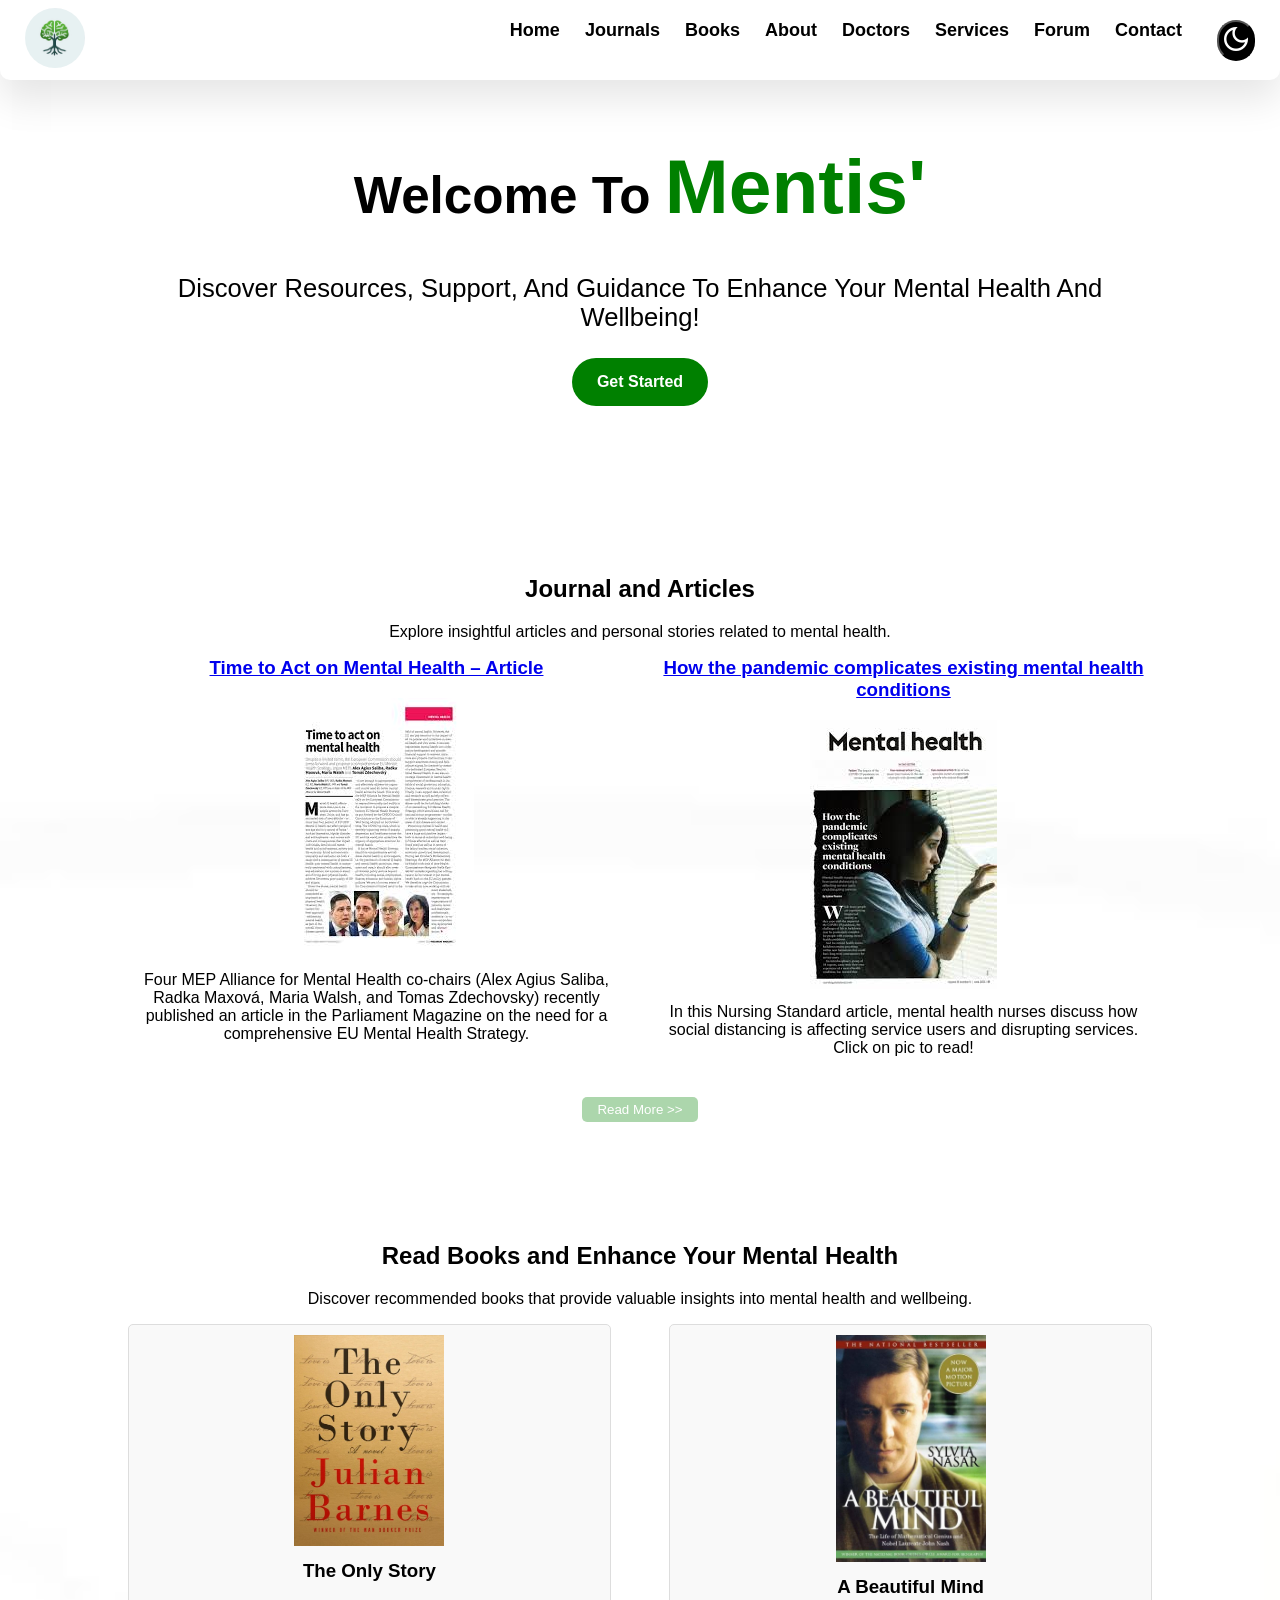
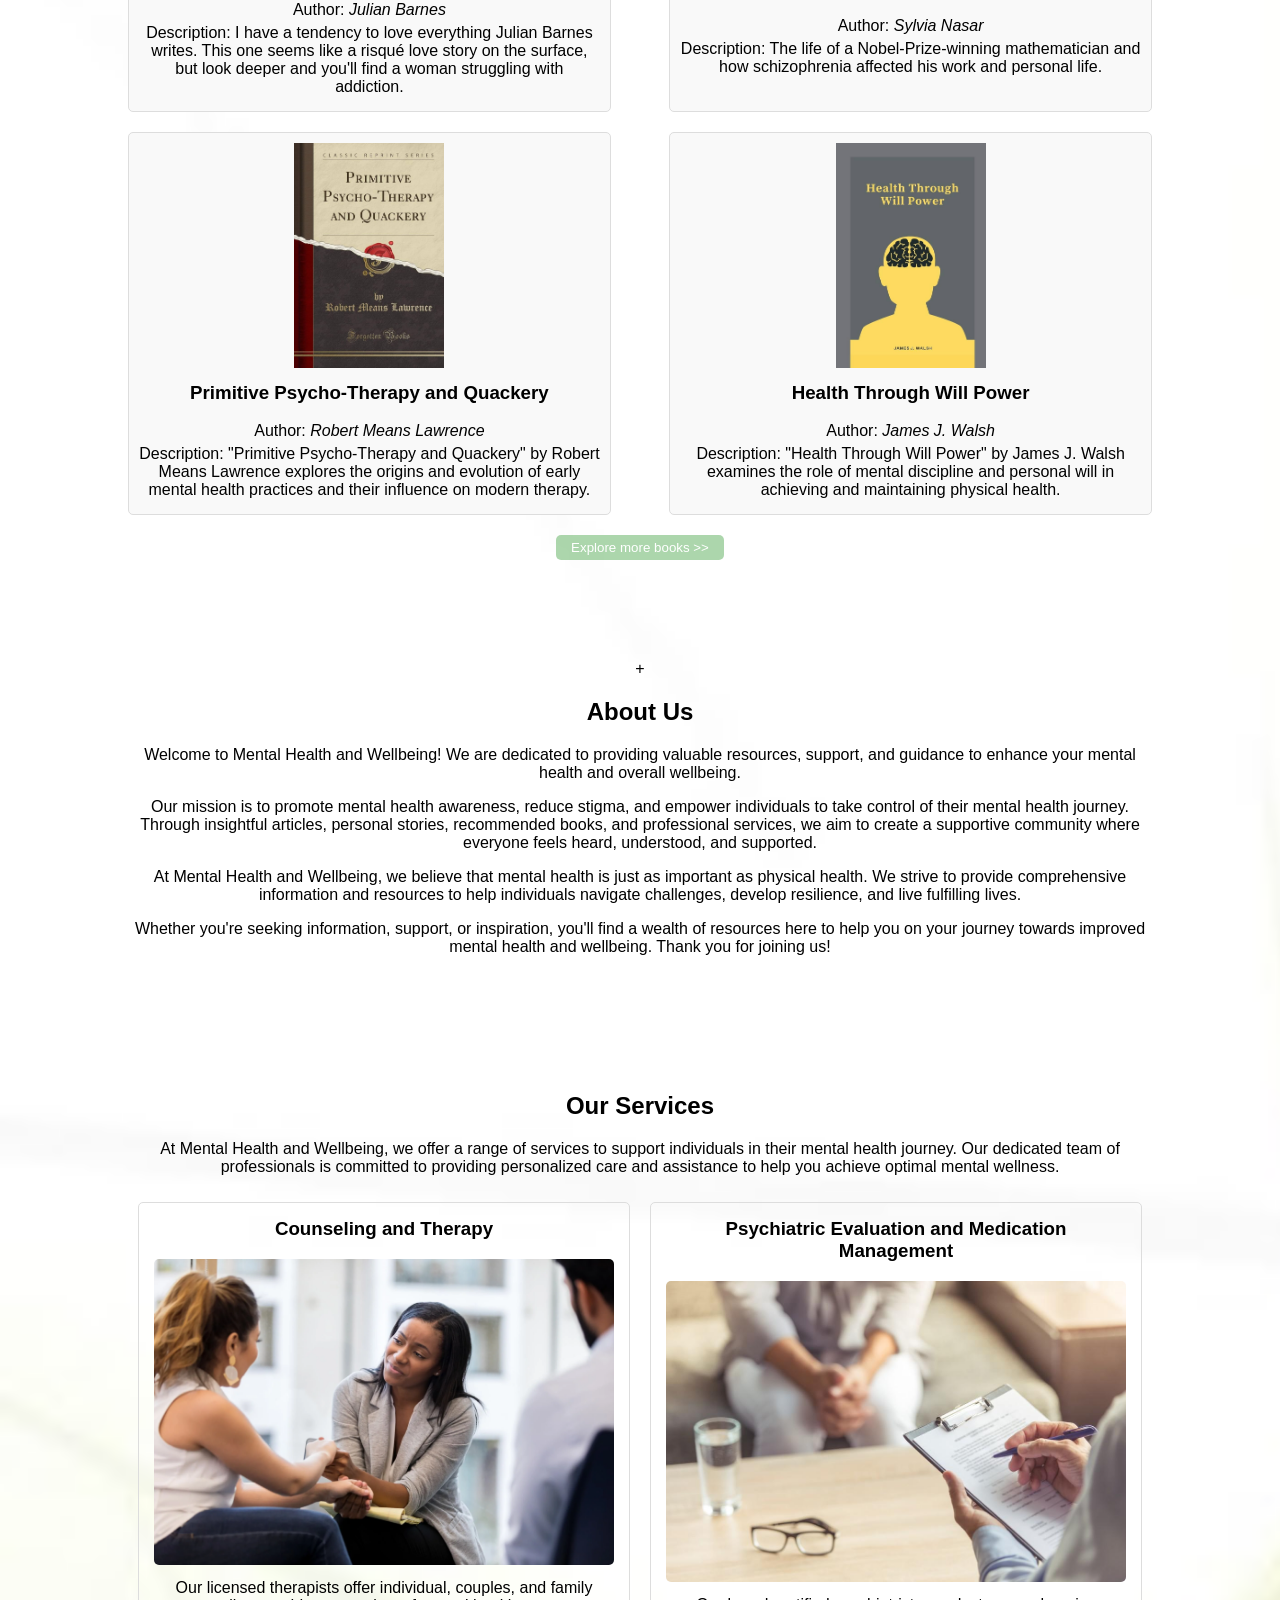
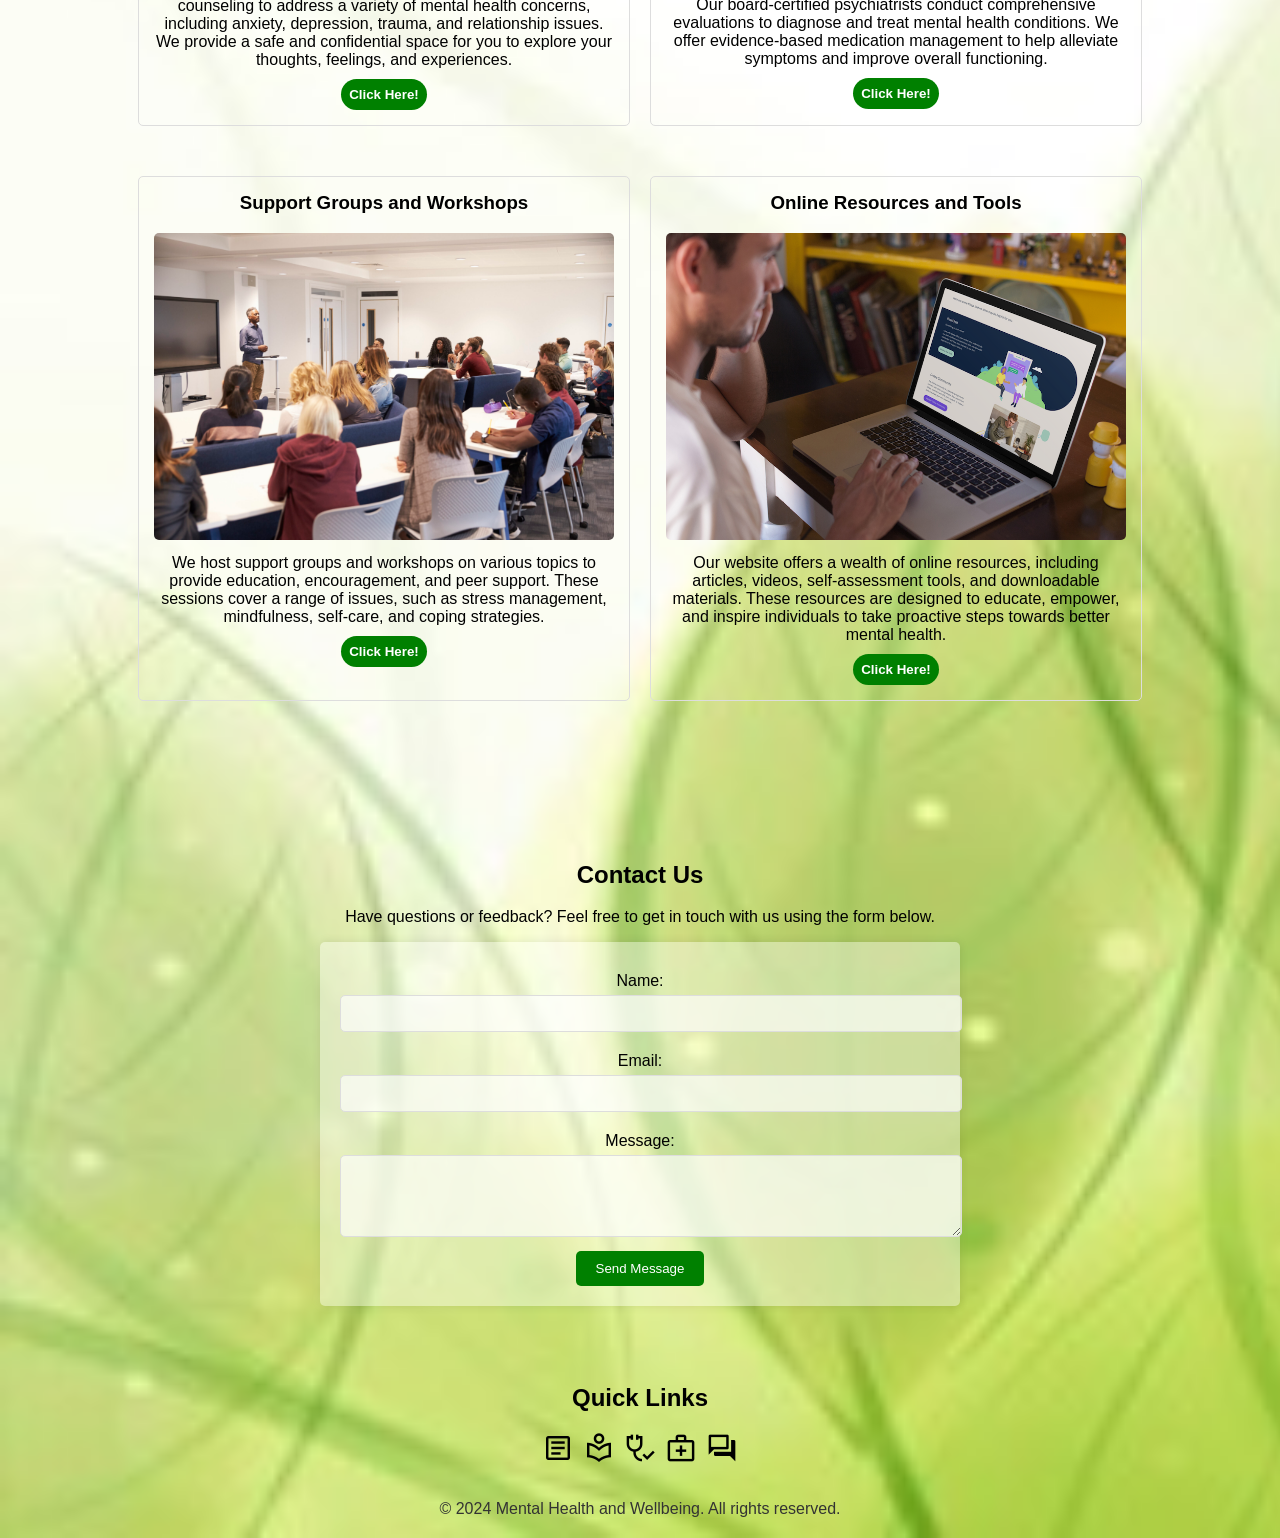
<file: index.html>
<!DOCTYPE html>
<html lang="en">
  <head>
    <meta charset="UTF-8" />
    <meta name="viewport" content="width=device-width, initial-scale=1.0" />
    <!-- CSS linking for google font icon (dark mode icon) -->
    <link
      rel="stylesheet"
      href="https://fonts.googleapis.com/css2?family=Material+Symbols+Outlined:opsz,wght,FILL,GRAD@24,400,0,0"
    />

    <title>Mental Health and Wellbeing</title>
    <link rel="stylesheet" href="css/styles.css" />
    <!-- <link rel="stylesheet" href="css/styles2.css" /> -->
  </head>

  <body>
    <!-- navbar section -->

    <div class="wrapper">
      <div class="nav">
        <div class="logo">
          <img
            style="width: 60px; height: 60px; border-radius: 50%"
            src="/img/MHW logo.jpeg"
            alt="MHW logo"
          />
        </div>

        <div class="menu-icon" onclick="toggleMenu()">
          <span class="material-symbols-outlined">menu</span>
        </div>

        <div class="links" id="menuList">
          <a href="index.html">Home</a>
          <a href="#journals">Journals</a>
          <a href="#books">Books</a>
          <a href="#about">About</a>
          <a href="doctor.html">Doctors</a>
          <a href="#services">Services</a>
          <a href="/Forum/forum.html">Forum</a>
          <a href="#contact">Contact</a>

          <!-- Dark mode button -->
          <button id="dark-mode-btn" onclick="darkMoodOn()">
            <span class="material-symbols-outlined">dark_mode</span>
          </button>

          <!-- <span
            class="material-symbols-outlined"
            id="dark-mode-btn"
            onclick="darkMoodOn()"
            >dark_mode</span
          > -->
        </div>
      </div>
    </div>

    <!-- intro section -->

    <section id="intro">
      <div class="container">
        <h1 style="font-size: 4vw">
          Welcome To <span style="font-size: 6vw; color: green">Mentis'</span>
        </h1>
        <p style="font-size: 2vw; text-transform: capitalize">
          Discover resources, support, and guidance to enhance your mental
          health and wellbeing!
        </p>
        <a href="login.html" class="btn">Get Started</a>
      </div>
    </section>

    <!-- journal section -->
    <section id="journals">
      <div class="container">
        <h2>Journal and Articles</h2>
        <p>
          Explore insightful articles and personal stories related to mental
          health.
        </p>
        <div class="journal-content">
          <div class="journal-article">
            <h3>
              <a href="https://www.gamian.eu/time-to-act-on-mental-health/"
                >Time to Act on Mental Health – Article</a
              >
            </h3>
            <a href="http://www.gamian.eu/time-to-act-on-mental-health/"
              ><img src="/img/Article1.jpeg" alt="Article Image 1"
            /></a>
            <p>
              Four MEP Alliance for Mental Health co-chairs (Alex Agius Saliba,
              Radka Maxová, Maria Walsh, and Tomas Zdechovsky) recently
              published an article in the Parliament Magazine on the need for a
              comprehensive EU Mental Health Strategy.
            </p>
          </div>
          <div class="journal-article">
            <h3>
              <a
                href="https://www.cause.org.uk/news/how-the-pandemic-complicates-existing-mental-health-conditions"
                >How the pandemic complicates existing mental health
                conditions</a
              >
            </h3>
            <a
              href="http://www.cause.org.uk/news/how-the-pandemic-complicates-existing-mental-health-conditions"
              ><img src="/img/Article2.jpeg" alt="Article Image 2"
            /></a>
            <p>
              In this Nursing Standard article, mental health nurses discuss how
              social distancing is affecting service users and disrupting
              services. Click on pic to read!
            </p>
          </div>
          <!-- <div class="journal-article">
            <h3>
              <a
                href="https://www.cause.org.uk/news/how-the-pandemic-complicates-existing-mental-health-conditions"
                >Starting hormone therapy in perimenopause may help slow down
                aging</a
              >
            </h3>
            <a
              href="https://www.medicalnewstoday.com/articles/starting-hormone-therapy-perimenopause-may-slow-down-biological-aging"
              ><img src="/img/Article3.png" alt="Article Image 3"
            /></a>
            <p>
              According to the study, the positive effects of hormone therapy
              largely erase the negative impact on aging of low socioeconomic
              status for postmenopausal women.
            </p>
          </div> -->
          <!-- Add more journal articles as needed -->
        </div>
        <a href="journals.html"><button>Read More >></button></a>
      </div>
    </section>

    <!-- books section -->
    <section id="books">
      <div class="container">
        <h2>Read Books and Enhance Your Mental Health</h2>
        <p>
          Discover recommended books that provide valuable insights into mental
          health and wellbeing.
        </p>
        <div class="books-list">
          <div class="book">
            <img src="img/book1.jpeg" alt="Book 1" />
            <h3>The Only Story</h3>
            <p>Author: <i>Julian Barnes</i></p>
            <p>
              Description: I have a tendency to love everything Julian Barnes
              writes. This one seems like a risqué love story on the surface,
              but look deeper and you'll find a woman struggling with addiction.
            </p>
          </div>
          <div class="book">
            <img src="img/book2.jpeg" alt="Book 2" />
            <h3>A Beautiful Mind</h3>
            <p>Author: <i>Sylvia Nasar</i></p>
            <p>
              Description: The life of a Nobel-Prize-winning mathematician and
              how schizophrenia affected his work and personal life.
            </p>
          </div>
          <div class="book">
            <img src="img/book3.jpg" alt="Book 3" />
            <h3>Primitive Psycho-Therapy and Quackery</h3>
            <p>Author: <i>Robert Means Lawrence</i></p>
            <p>
              Description: "Primitive Psycho-Therapy and Quackery" by Robert
              Means Lawrence explores the origins and evolution of early mental
              health practices and their influence on modern therapy.
            </p>
          </div>
          <div class="book">
            <img src="img/book4.jpg" alt="Book 4" />
            <h3>Health Through Will Power</h3>
            <p>Author: <i>James J. Walsh</i></p>
            <p>
              Description: "Health Through Will Power" by James J. Walsh
              examines the role of mental discipline and personal will in
              achieving and maintaining physical health.
            </p>
          </div>
          <!-- Add more books as needed -->
        </div>
        <a href="books.html"><button>Explore more books >></button></a>
      </div>
    </section>

    <!-- about section -->

    <section id="about">
      +
      <div class="container">
        <h2>About Us</h2>
        <p>
          Welcome to Mental Health and Wellbeing! We are dedicated to providing
          valuable resources, support, and guidance to enhance your mental
          health and overall wellbeing.
        </p>
        <p>
          Our mission is to promote mental health awareness, reduce stigma, and
          empower individuals to take control of their mental health journey.
          Through insightful articles, personal stories, recommended books, and
          professional services, we aim to create a supportive community where
          everyone feels heard, understood, and supported.
        </p>
        <p>
          At Mental Health and Wellbeing, we believe that mental health is just
          as important as physical health. We strive to provide comprehensive
          information and resources to help individuals navigate challenges,
          develop resilience, and live fulfilling lives.
        </p>
        <p>
          Whether you're seeking information, support, or inspiration, you'll
          find a wealth of resources here to help you on your journey towards
          improved mental health and wellbeing. Thank you for joining us!
        </p>
      </div>
    </section>

    <!-- services section -->

    <section id="services">
      <div class="container">
        <h2>Our Services</h2>
        <p>
          At Mental Health and Wellbeing, we offer a range of services to
          support individuals in their mental health journey. Our dedicated team
          of professionals is committed to providing personalized care and
          assistance to help you achieve optimal mental wellness.
        </p>
        <div class="services-container">
          <div class="service">
            <h3>Counseling and Therapy</h3>
            <img src="/img/service1.jpeg" alt="service image" />
            <p>
              Our licensed therapists offer individual, couples, and family
              counseling to address a variety of mental health concerns,
              including anxiety, depression, trauma, and relationship issues. We
              provide a safe and confidential space for you to explore your
              thoughts, feelings, and experiences.
            </p>
            <a href="services.html"><button>Click Here!</button></a>
          </div>
          <div class="service">
            <h3>Psychiatric Evaluation and Medication Management</h3>
            <img src="/img/service2.jpeg" alt="service image" />
            <p>
              Our board-certified psychiatrists conduct comprehensive
              evaluations to diagnose and treat mental health conditions. We
              offer evidence-based medication management to help alleviate
              symptoms and improve overall functioning.
            </p>
            <a href="services.html"><button>Click Here!</button></a>
          </div>
        </div>
        <div class="services-container">
          <div class="service">
            <h3>Support Groups and Workshops</h3>
            <img src="/img/service3.jpg" alt="service image" />
            <p>
              We host support groups and workshops on various topics to provide
              education, encouragement, and peer support. These sessions cover a
              range of issues, such as stress management, mindfulness,
              self-care, and coping strategies.
            </p>
            <a href="services.html"><button>Click Here!</button></a>
          </div>
          <div class="service">
            <h3>Online Resources and Tools</h3>
            <img src="/img/service4.jpeg" alt="service image" />
            <p>
              Our website offers a wealth of online resources, including
              articles, videos, self-assessment tools, and downloadable
              materials. These resources are designed to educate, empower, and
              inspire individuals to take proactive steps towards better mental
              health.
            </p>
            <a href="services.htmservices.html"><button>Click Here!</button></a>
          </div>
        </div>
      </div>
    </section>

    <!-- contact section  -->

    <section id="contact">
      <div class="container">
        <h2>Contact Us</h2>
        <p>
          Have questions or feedback? Feel free to get in touch with us using
          the form below.
        </p>

        <form action="#" method="post">
          <label for="name">Name:</label>
          <input type="text" id="name" name="name" required />

          <label for="email">Email:</label>
          <input type="email" id="email" name="email" required />

          <label for="message">Message:</label>
          <textarea id="message" name="message" rows="4" required></textarea>

          <button type="submit">Send Message</button>
        </form>
      </div>
    </section>

    <!-- shortcut section -->
    <section id="shortcut">
      <div class="container">
        <h2>Quick Links</h2>
        <a
          href="journals.html"
          title="journals and articles"
          aria-label="Journals"
        >
          <span class="material-symbols-outlined"> article </span>
        </a>
        <a href="books.html" title="Books" aria-label="Books">
          <span class="material-symbols-outlined"> local_library </span>
        </a>
        <a href="doctor.html" title="Doctors" aria-label="Doctor">
          <span class="material-symbols-outlined"> stethoscope_check </span>
        </a>
        <a href="services.html" title="Services" aria-label="Services">
          <span class="material-symbols-outlined"> medical_services </span>
        </a>
        <a href="forum/index.html" title="Forum" aria-label="Forum">
          <span class="material-symbols-outlined"> forum </span>
        </a>
      </div>
    </section>

    <!-- footer section  -->

    <footer>
      <div class="container">
        <p>&copy; 2024 Mental Health and Wellbeing. All rights reserved.</p>
      </div>
    </footer>

    <!-- JS Responsive navigation bar and Dark Mode -->
    <script src="js/script.js"></script>

    <!-- Js -->
    <!-- <script src="js/script.js"></script> -->
  </body>
</html>
</file>
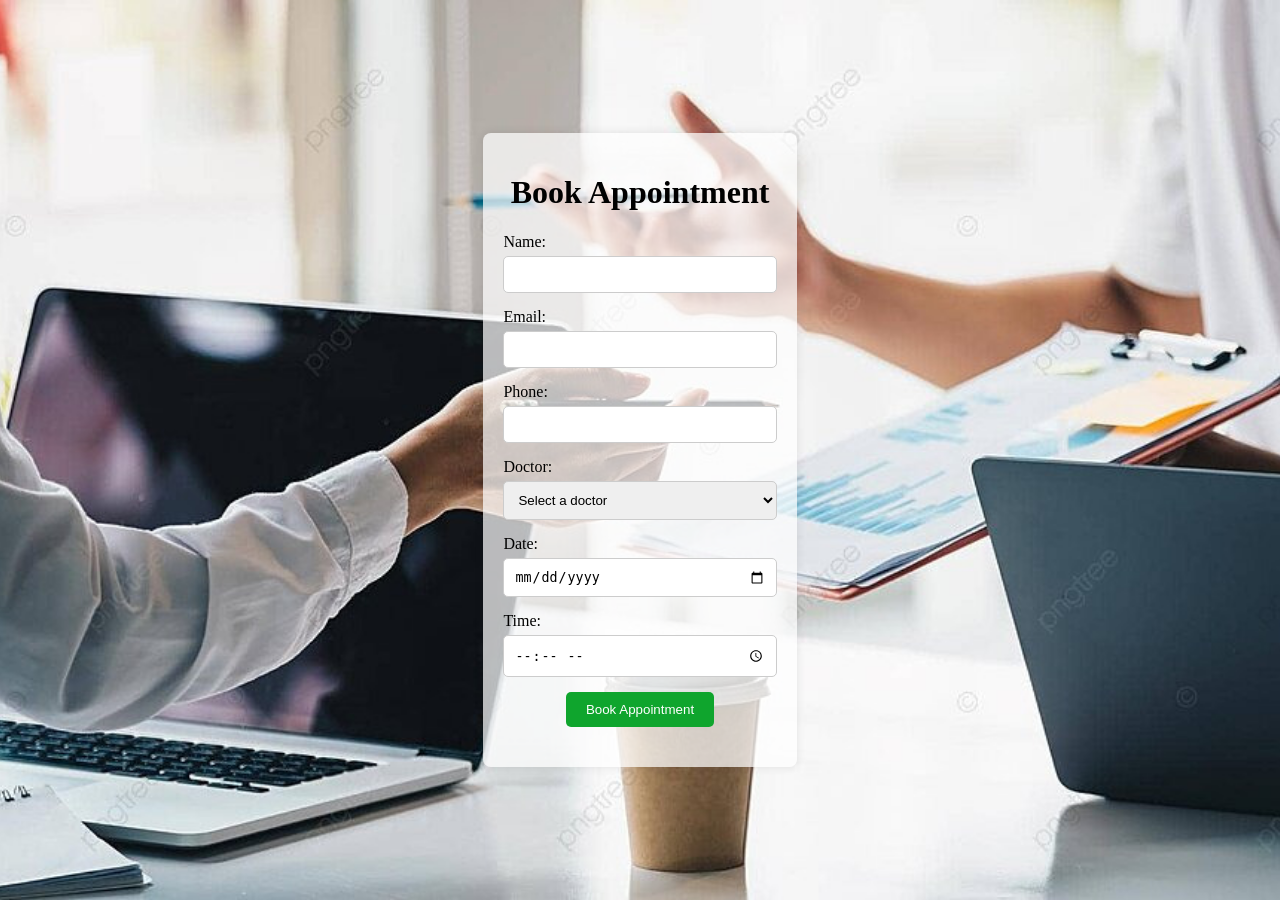
<file: book-appointment.html>
<!DOCTYPE html>
<html lang="en">
  <head>
    <meta charset="UTF-8" />
    <meta name="viewport" content="width=device-width, initial-scale=1.0" />
    <title>Book Appointment</title>
    <style>
      body {
        display: flex;
        justify-content: center;
        align-items: center;
        height: 100vh;
        margin: 0;
        background-image: url(/img/doctor_page_bg.jpg);
        background-size: cover;
        background-position: center;
        background-repeat: no-repeat;
        /* background-color: #f4f4f4; */
      }

      .container {
        background-color: #ffffffb5;
        padding: 20px;
        border-radius: 8px;
        box-shadow: 0 0 10px rgba(0, 0, 0, 0.1);
        text-align: center;
      }

      .appointment-form {
        margin-bottom: 20px;
      }

      .appointment-form label {
        display: block;
        margin-bottom: 5px;
        text-align: left;
      }

      .appointment-form input,
      .appointment-form select {
        width: 100%;
        padding: 10px;
        margin-bottom: 15px;
        border: 1px solid #ccc;
        border-radius: 5px;
        box-sizing: border-box; /* Ensure padding and border are included in width */
      }

      .appointment-form button {
        padding: 10px 20px;
        background-color: #0fa52d;
        color: #fff;
        border: none;
        border-radius: 5px;
        cursor: pointer;
        transition: background-color 0.3s;
      }

      .appointment-form button:hover {
        background-color: #0d9340;
      }
    </style>
  </head>
  <body>
    <div class="container">
      <h1>Book Appointment</h1>

      <div class="appointment-form">
        <form id="appointmentForm">
          <label for="name">Name:</label>
          <input type="text" id="name" name="name" required />

          <label for="email">Email:</label>
          <input type="email" id="email" name="email" required />

          <label for="phone">Phone:</label>
          <input type="tel" id="phone" name="phone" required />

          <label for="doctor">Doctor:</label>
          <select id="doctor" name="doctor" required>
            <option value="">Select a doctor</option>
            <option value="Dr. Smith">Dr. Smith</option>
            <option value="Dr. Johnson">Dr. Johnson</option>
            <option value="Dr. Milton">Dr. Milton</option>
            <option value="Dr. Marie Thomas">Dr. Marie Thomas</option>
            <!-- Add more doctors here -->
          </select>

          <label for="date">Date:</label>
          <input type="date" id="date" name="date" required />

          <label for="time">Time:</label>
          <input type="time" id="time" name="time" required />

          <button type="submit">Book Appointment</button>
        </form>
      </div>
    </div>

    <script>
      document
        .getElementById("appointmentForm")
        .addEventListener("submit", function (event) {
          event.preventDefault(); // Prevent the default form submission
          alert("Database not connected yet!"); // Show the alert message
        });
    </script>
  </body>
</html>
</file>
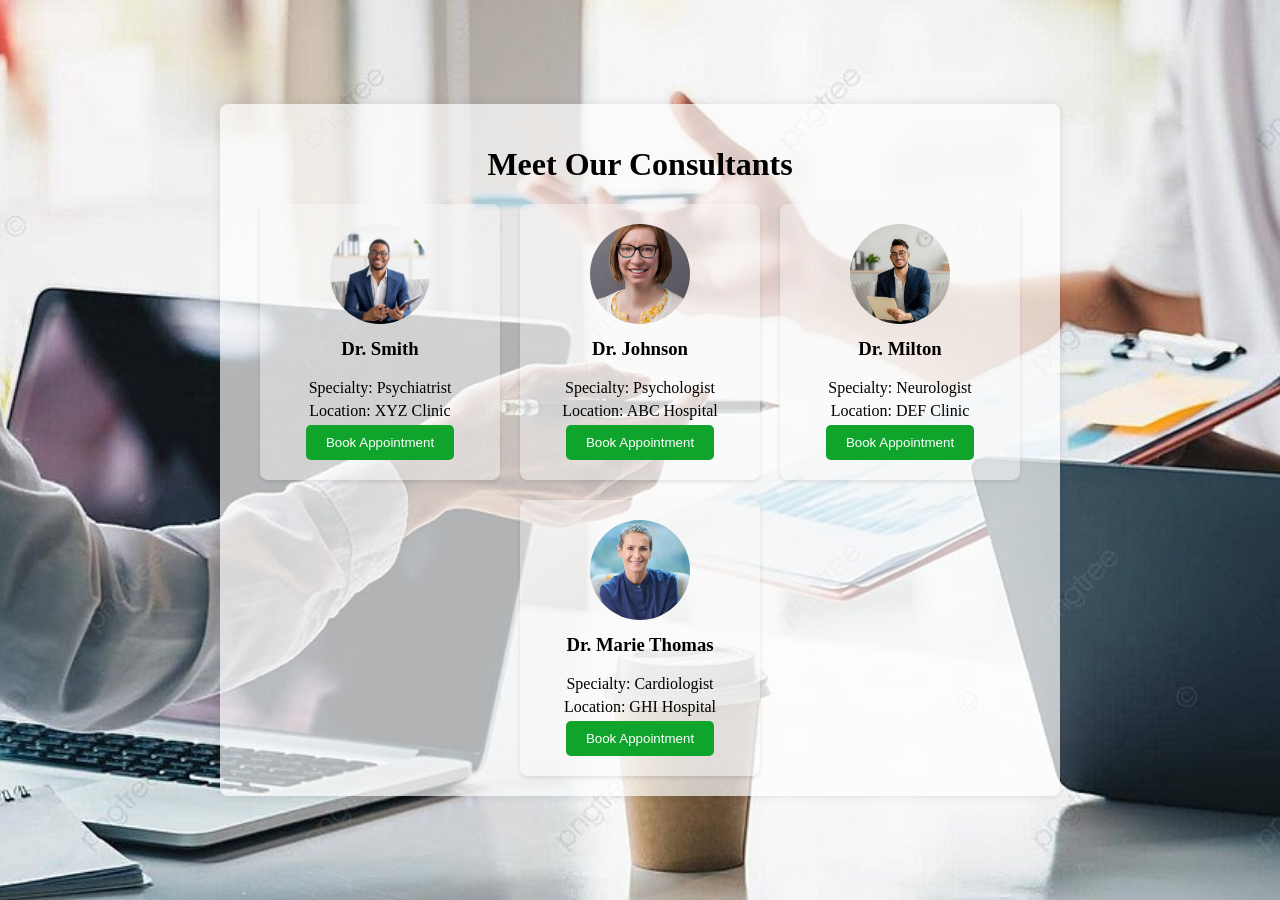
<file: doctor.html>
<!DOCTYPE html>
<html lang="en">
  <head>
    <meta charset="UTF-8" />
    <meta name="viewport" content="width=device-width, initial-scale=1.0" />
    <title>Book Appointment</title>
    <style>
      body {
        display: flex;
        justify-content: center;
        align-items: center;
        height: 100vh;
        margin: 0;
        background-image: url(/img/doctor_page_bg.jpg);
        background-size: cover;
        background-position: center;
        background-repeat: no-repeat;
        /* background-color: #f4f4f4; */
      }

      .container {
        background-color: #ffffffad;
        padding: 20px;
        border-radius: 8px;
        box-shadow: 0 0 10px rgba(0, 0, 0, 0.1);
        text-align: center;
        max-width: 800px; /* Prevent the container from becoming too wide */
        width: 100%; /* Make sure it uses the available width */
      }

      .doctor {
        display: flex;
        flex-wrap: wrap; /* Allow wrapping to the next line */
        justify-content: center; /* Center align the doctors */
        gap: 20px; /* Space between doctor info cards */
      }

      .doctor-info {
        background-color: #f9f9f96e;
        padding: 20px;
        border-radius: 8px;
        box-shadow: 0 2px 4px rgba(0, 0, 0, 0.1);
        width: 200px; /* Fixed width for consistent size */
        text-align: center;
      }

      .doctor-info h3 {
        margin-top: 0;
      }

      .doctor-info p {
        margin: 5px 0;
      }

      .doctor-info img {
        width: 100px; /* Set a fixed width */
        height: 100px; /* Set a fixed height to match the width */
        border-radius: 50%; /* Make the image a circle */
        object-fit: cover; /* Ensure the image covers the circle without distortion */
        margin-bottom: 10px; /* Space between image and text */
      }

      .doctor-info button {
        padding: 10px 20px;
        background-color: #0fa52d;
        color: #fff;
        border: none;
        border-radius: 5px;
        cursor: pointer;
        transition: background-color 0.3s;
      }

      .doctor-info button:hover {
        background-color: #0d9340;
      }
    </style>
  </head>
  <body>
    <div class="container">
      <h1>Meet Our Consultants</h1>
      <!-- Appointment details and form can be added here -->

      <div class="doctor">
        <div class="doctor-info" id="doctor1">
          <img src="/img/doctor1.jpg" alt="Dr. Smith" />
          <h3>Dr. Smith</h3>
          <p>Specialty: Psychiatrist</p>
          <p>Location: XYZ Clinic</p>
          <a href="book-appointment.html">
            <button onclick="bookAppointment('Dr. Smith')">
              Book Appointment
            </button>
          </a>
        </div>
        <div class="doctor-info" id="doctor2">
          <img src="/img/doctor2.jpeg" alt="Dr. Johnson" />
          <h3>Dr. Johnson</h3>
          <p>Specialty: Psychologist</p>
          <p>Location: ABC Hospital</p>
          <a href="book-appointment.html">
            <button onclick="bookAppointment('Dr. Johnson')">
              Book Appointment
            </button>
          </a>
        </div>
        <div class="doctor-info" id="doctor3">
          <img src="/img/doctor3.jpg" alt="Dr. Milton" />
          <h3>Dr. Milton</h3>
          <p>Specialty: Neurologist</p>
          <p>Location: DEF Clinic</p>
          <a href="book-appointment.html">
            <button onclick="bookAppointment('Dr. Milton')">
              Book Appointment
            </button>
          </a>
        </div>
        <div class="doctor-info" id="doctor4">
          <img src="/img/doctor4.png" alt="Dr. Marie Thomas" />
          <h3>Dr. Marie Thomas</h3>
          <p>Specialty: Cardiologist</p>
          <p>Location: GHI Hospital</p>
          <a href="book-appointment.html">
            <button onclick="bookAppointment('Dr. Marie Thomas')">
              Book Appointment
            </button>
          </a>
        </div>
        <!-- Add more doctors here -->
      </div>
    </div>
  </body>
</html>
</file>
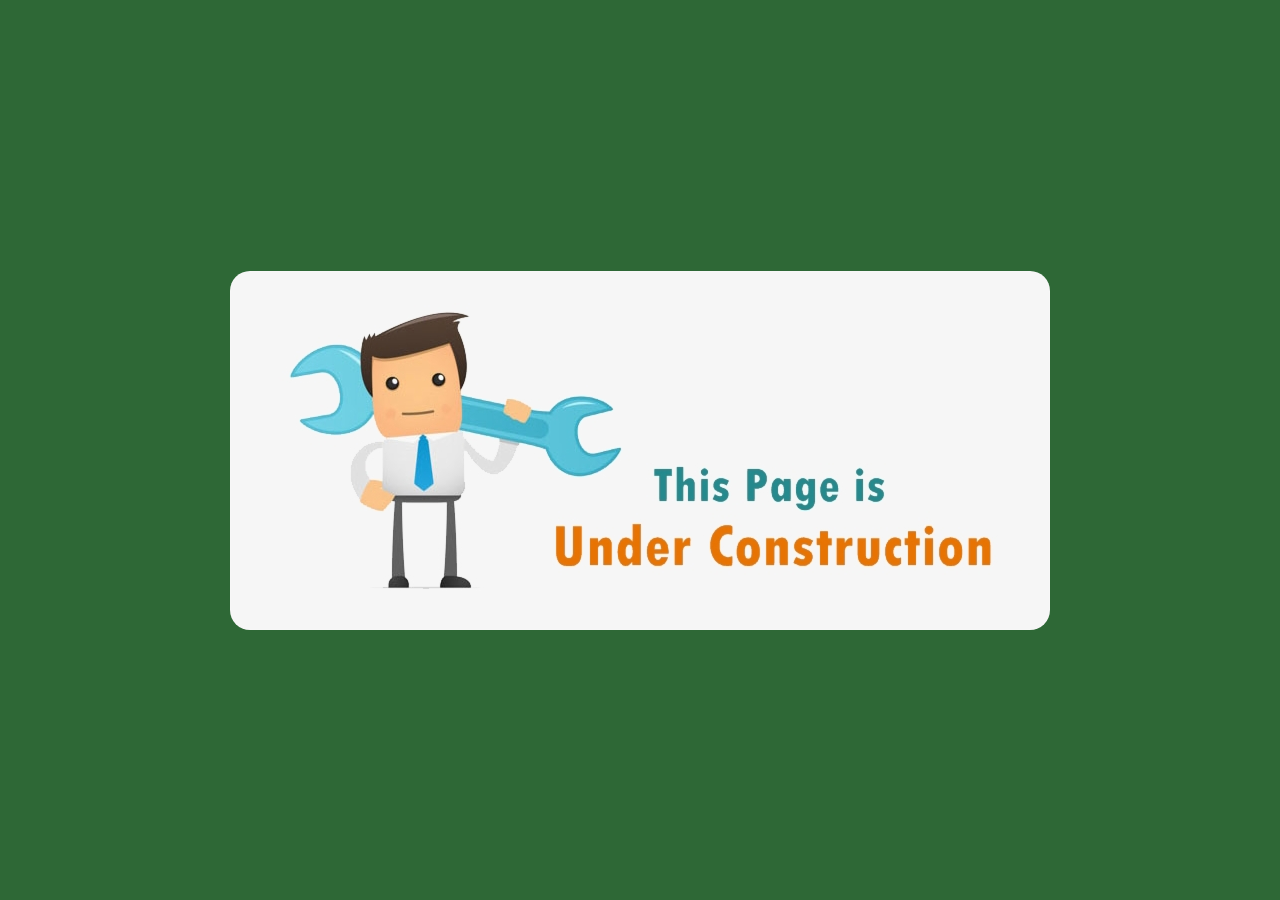
<file: services.html>
<!DOCTYPE html>
<html lang="en">
  <head>
    <meta charset="UTF-8" />
    <meta name="viewport" content="width=device-width, initial-scale=1.0" />
    <title>Services</title>

    <style>
      html,
      body {
        height: 100%;
        margin: 0;
        display: flex;
        align-items: center;
        justify-content: center;
        background-color: #2e6836;
      }

      img {
        max-width: 100%;
        height: auto;
        border-radius: 20px;
      }
    </style>
  </head>
  <body>
    <img
      src="/img/this page is under construction.jpg"
      alt="this page is under construction"
    />
  </body>
</html>
</file>
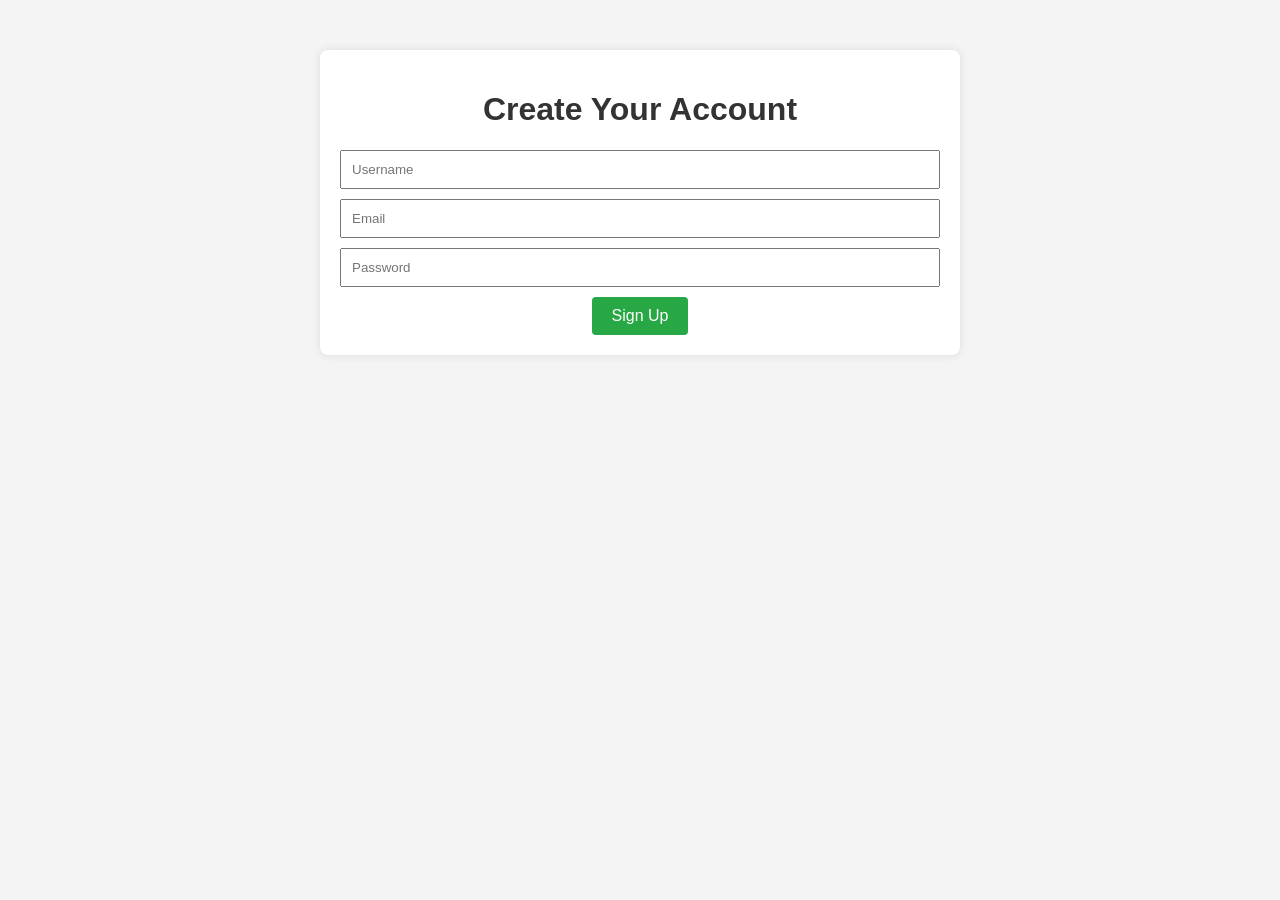
<file: Forum/create_account.html>
<!DOCTYPE html>
<html lang="en">
  <head>
    <meta charset="UTF-8" />
    <meta name="viewport" content="width=device-width, initial-scale=1.0" />
    <title>Create Account</title>
    <link rel="stylesheet" href="styles.css" />
  </head>
  <body>
    <div class="container">
      <h1>Create Your Account</h1>
      <form id="signupForm" action="profile.html" method="post">
        <input
          type="text"
          id="username"
          name="username"
          placeholder="Username"
          required
        />
        <input
          type="email"
          id="email"
          name="email"
          placeholder="Email"
          required
        />
        <input
          type="password"
          id="password"
          name="password"
          placeholder="Password"
          required
        />
        <button type="submit">Sign Up</button>
      </form>
    </div>
  </body>
</html>
</file>
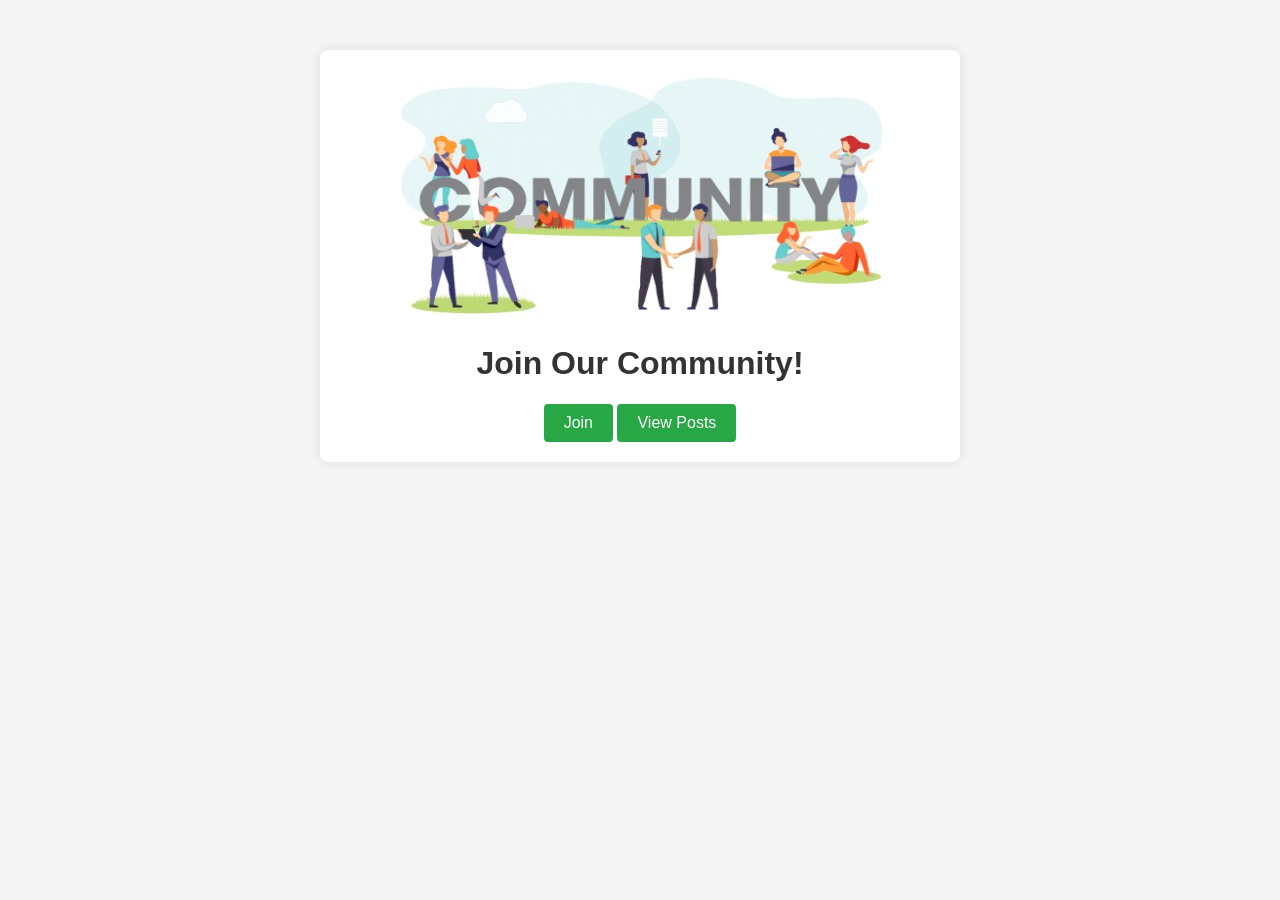
<file: Forum/forum.html>
<!DOCTYPE html>
<html lang="en">
  <head>
    <meta charset="UTF-8" />
    <meta name="viewport" content="width=device-width, initial-scale=1.0" />
    <title>Forum</title>
    <link rel="stylesheet" href="styles.css" />
  </head>
  <body>
    <div class="container">
      <img
        style="width: 500px; height: 250px; border-radius: 10px"
        src="forum bg.gif"
        alt="forum bg"
      />
      <h1>Join Our Community!</h1>
      <a href="create_account.html" class="joinBtn">Join</a>
      <a href="forum_posts.html" class="joinBtn">View Posts</a>
    </div>
  </body>
</html>
</file>
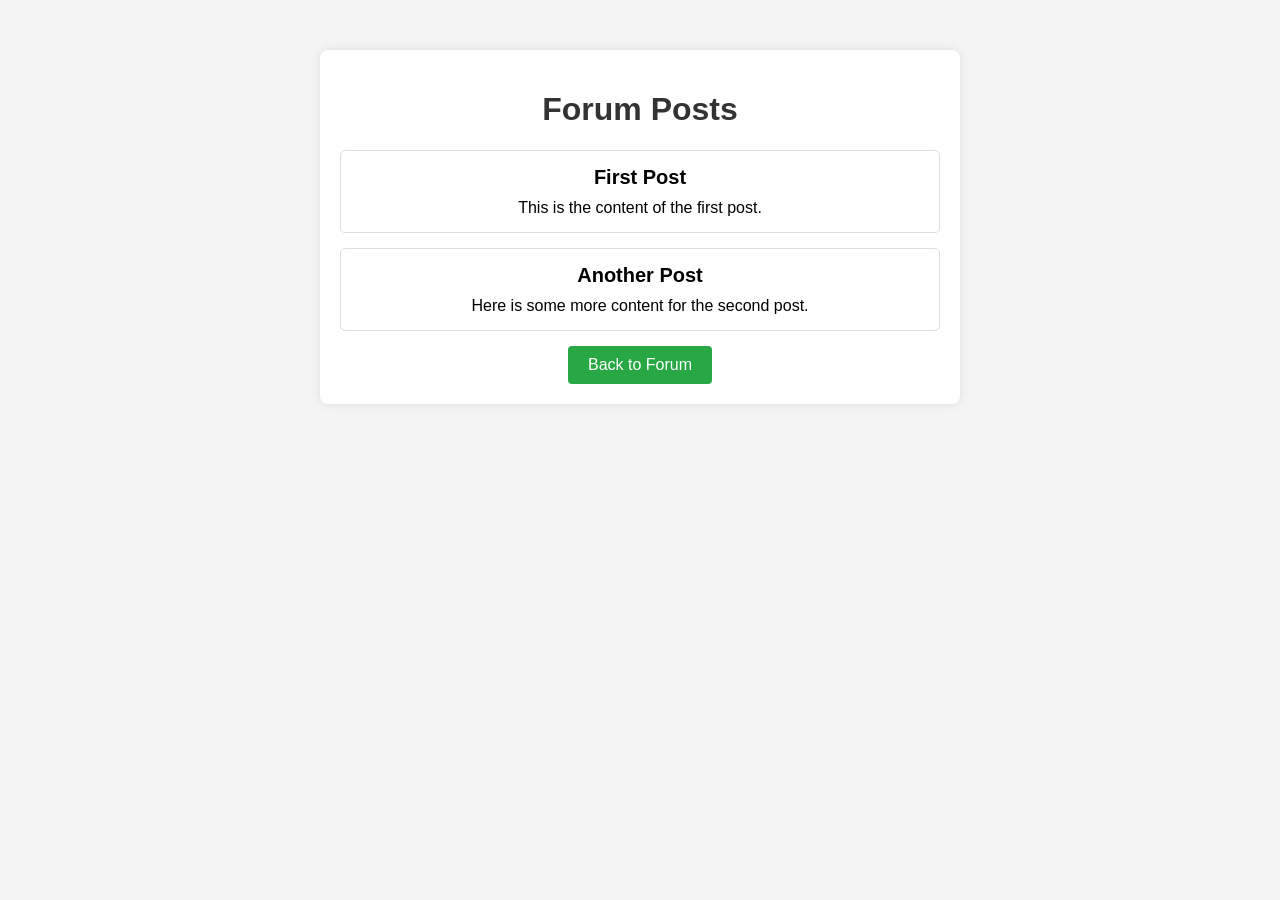
<file: Forum/forum_posts.html>
<!DOCTYPE html>
<html lang="en">
  <head>
    <meta charset="UTF-8" />
    <meta name="viewport" content="width=device-width, initial-scale=1.0" />
    <title>Forum Posts</title>
    <link rel="stylesheet" href="styles.css" />
  </head>
  <body>
    <div class="container">
      <h1>Forum Posts</h1>
      <div class="posts">
        <!-- Posts will be dynamically loaded here -->
      </div>
      <a href="forum.html" class="joinBtn">Back to Forum</a>
    </div>
    <script src="forum_posts.js"></script>
  </body>
</html>
</file>
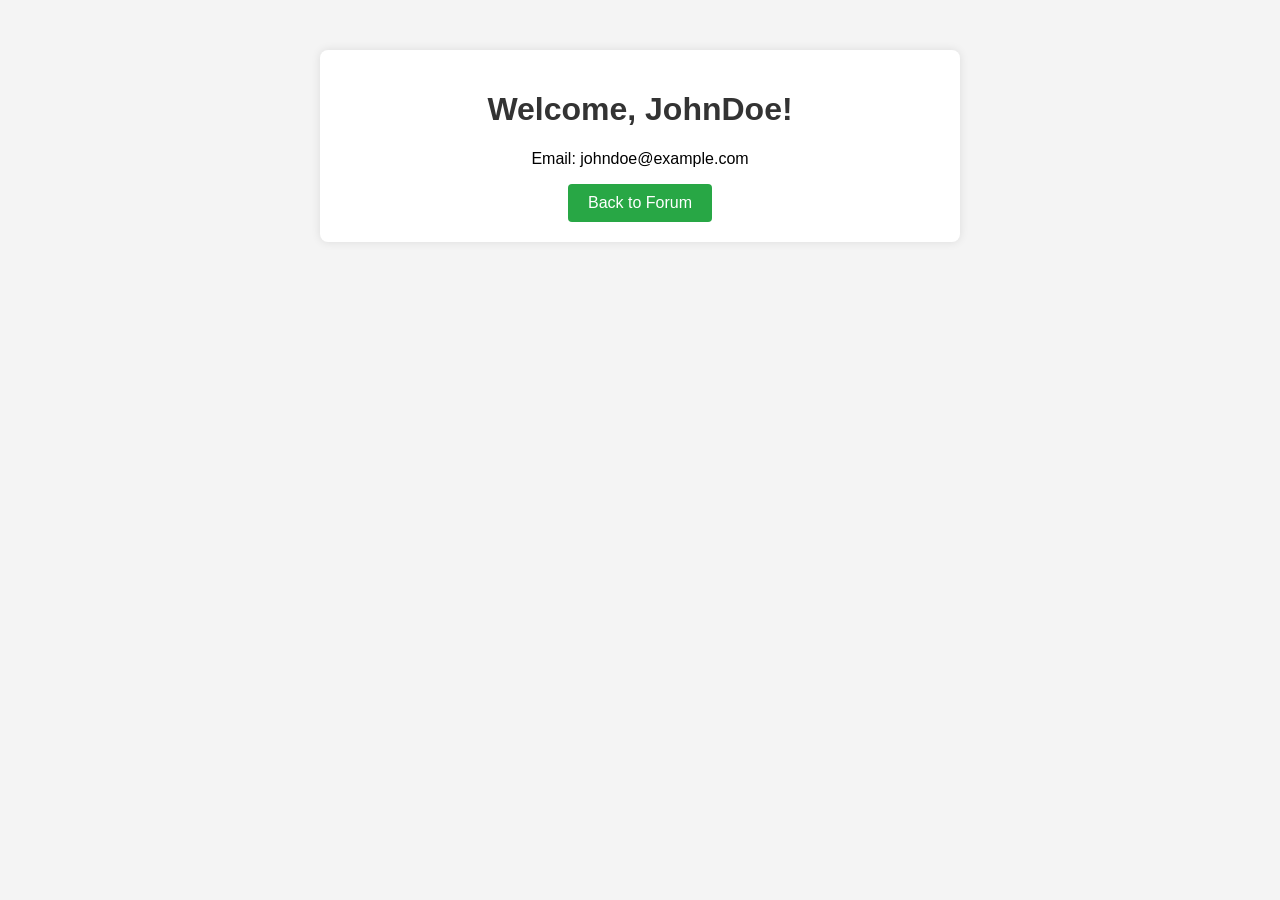
<file: Forum/profile.html>
<!DOCTYPE html>
<html lang="en">
  <head>
    <meta charset="UTF-8" />
    <meta name="viewport" content="width=device-width, initial-scale=1.0" />
    <title>Profile</title>
    <link rel="stylesheet" href="styles.css" />
  </head>
  <body>
    <div class="container">
      <h1>Welcome, <span id="usernameDisplay">User</span>!</h1>
      <p>Email: <span id="emailDisplay">user@example.com</span></p>
      <a href="forum.html" class="joinBtn">Back to Forum</a>
    </div>
    <script src="profile.js"></script>
  </body>
</html>
</file>
<file: css/styles.css>
body {
  font-family: "Lucida Sans", "Lucida Sans Regular", "Lucida Grande",
    "Lucida Sans Unicode", Geneva, Verdana, sans-serif;
  margin: 0;
  padding: 0;
  background-image: url(/img/mainbg.jpeg);
  background-size: cover;
  background-repeat: no-repeat;
}

.container {
  width: 80%;
  margin: 0 auto;
}

.nav {
  position: fixed;
  z-index: 1000;
  top: 0;
  right: 0;
  left: 0;
  height: 80px;
  display: flex;
  flex-direction: row;
  justify-content: space-between;
  align-items: center;
  padding: 0 25px;
  background-color: #fff;
  box-shadow: 0 19px 38px rgba(0, 0, 0, 0.1);
  border-bottom-left-radius: 10px;
  border-bottom-right-radius: 10px;
}

.nav .logo img {
  width: 60px;
  height: 60px;
  border-radius: 50%;

  transition: transform 2s ease-in-out;
}
.logo img:hover {
  transform: rotate(360deg);
}

.nav .links {
  display: flex;
  gap: 25px;
}

.nav .links a {
  font-weight: 600;
  color: #000;
  text-decoration: none;
  font-size: large;
}

.nav .links a:hover {
  color: green;
}

.menu-icon {
  display: none;
  font-size: 30px;
  cursor: pointer;
}

/* CSS for Introduction */

#intro {
  /* background-image: url("/img/MHW\ logo.jpeg"); */
  background-size: cover;
  color: #000;
  padding: 100px 0;
  text-align: center;
}

.btn {
  display: inline-block;
  padding: 15px 25px;
  background-color: green;
  color: #fff;
  text-decoration: none;
  border-radius: 25px;
  font-weight: bold;
}
.btn:hover {
  background-color: rgba(0, 128, 0, 0.777);
}

section {
  padding: 50px 0;
  text-align: center;
  /* background: linear-gradient(#eceffe, #ced6fb); */
}

.doctor {
  text-align: center;
}

/* CSS for journal section */
.journal-content {
  display: flex;
  justify-content: space-between;
  flex-wrap: wrap;
}

.journal-article {
  width: calc(50% - 15px); /* Adjust as needed */
  margin-bottom: 30px;
  /* border: #333 solid; */
}
.journal-article:hover {
  transform: scale(1); /* Scale to normal size on hover */
  box-shadow: 0 4px 8px rgba(0, 0, 0, 0.2); /* Shadow effect on hover */
}

.journal-article img {
  max-width: 200px;
  height: auto;
}

.journal-article h3 {
  margin-top: 0;
}

.journal-article p {
  margin: 10px 0;
}

.container a button {
  display: inline-block;
  padding: 5px 15px;
  background-color: #00800053;
  color: #fff;
  text-decoration: none;
  border-radius: 5px;
  border: none;
  cursor: pointer;
}

.container a button:hover {
  background: #008000b2;
}

/* CSS for books section */
.books-list {
  display: flex;
  flex-wrap: wrap;
  justify-content: space-between;
}

.book {
  width: 45%; /* Adjust as needed */
  margin-bottom: 20px;
  padding: 10px;
  border: 1px solid #ddd;
  border-radius: 5px;
  background-color: #f9f9f9;
  /* box-sizing: border-box; */
  transition: transform 0.3s ease, box-shadow 0.3s ease; /* Add transition */
  transform: scale(1); /* Start slightly scaled down */
}
/* pop-in */
.book:hover {
  transform: scale(0.95); /* Scale effect on hover */
  box-shadow: 0 4px 8px rgba(0, 0, 0, 0.2); /* Shadow effect on hover */
}

.book img {
  max-width: 150px;
  height: auto;
  margin-bottom: 10px;
}

.book h3 {
  margin-top: 0;
}

.book p {
  margin: 5px 0;
}

/* CSS for services section */
.services-container {
  display: flex;
  justify-content: space-between;
  margin-bottom: 30px;
}

.service {
  width: calc(50% - 15px); /* Adjust as needed */
  padding: 15px;
  margin: 10px;
  border: 1px solid #ddd;
  border-radius: 5px;
  /*background-color: #f9f9f9;*/
  /* box-sizing: border-box; */
  transition: transform 0.3s ease, box-shadow 0.3s ease;
}
.service:hover {
  transform: scale(1.05); /* Slightly enlarge the card */
  box-shadow: 0 4px 8px rgba(0, 0, 0, 0.2); /* Add shadow on hover */
}

.service h3 {
  margin-top: 0;
}

.services-container .service img {
  max-width: 100%;
  height: auto;
  border-radius: 5px;
}

.service p {
  margin: 10px 0;
}

.services-container .service button {
  display: inline-block;
  padding: 8px;
  background-color: green;
  color: #fff;
  text-decoration: none;
  border-radius: 20px;
  font-weight: bold;
  border: none;
  cursor: pointer;
  transition: background-color 0.3s ease;
}

.services-container .service button:hover {
  background-color: darkgreen;
}

/* CSS for forum section created in other file*/

/* CSS for contact section */

form {
  max-width: 600px;
  margin: 0 auto;
  padding: 20px;
  background-color: #ffffff62;
  border-radius: 5px;
  box-shadow: 0 0 10px rgba(0, 0, 0, 0.1);
}

form label {
  display: block;
  margin: 10px 0 5px;
}

form input,
form textarea {
  width: 100%;
  padding: 10px;
  border: 1px solid #ddd;
  border-radius: 5px;
  margin-bottom: 10px;
  background-color: #ffffffab;
}

form button {
  padding: 10px 20px;
  background-color: #008000;
  color: #fff;
  border: none;
  border-radius: 5px;
  cursor: pointer;
}

form button:hover {
  background-color: #008000cf;
}

/* CSS for Shortcut */

#shortcut {
  width: 100%; /* Full width */
  padding: 0.5rem 0; /* Adjust padding as needed */
}

#shortcut a {
  text-decoration: none;
  color: inherit; /* Use color from parent or set a specific color */
  font-size: 2rem; /* Adjust size as needed */
  transition: color 0.3s ease;
}

#shortcut a:hover {
  color: #fff; /* Adjust hover color as needed */
}

.material-symbols-outlined {
  font-size: 2rem; /* Increase the size of the icons here */
  transition: transform 0.3s ease; /* Optional: Add a smooth scaling effect */
}

/* CSS for footer section */

footer {
  /* background-color: #ffffffaa; */
  color: #333;
  text-align: center;
  padding: 20px 0;
}

footer p {
  margin: 0;
}

/* CSS for dark mode */
.dark-mode .nav {
  background-color: rgb(28, 24, 24);
}
.dark-mode .nav a {
  color: white;
}

.dark-mode .menu-icon {
  /* background-color: black; */
  color: white;
}
.dark-mode #menuList {
  background-color: rgb(28, 24, 24);
  color: white;
}

.dark-mode section {
  background-color: black;
  color: white;
}
.dark-mode section .container h1 {
  background-color: black;
  color: white;
}
.dark-mode section .container p {
  background-color: black;
  color: white;
}
.dark-mode section .container .books-list .book {
  background-color: black;
  color: white;
}
.dark-mode footer {
  background-color: rgb(28, 24, 24);
  color: whitesmoke;
}
.dark-mode #dark-mode-btn {
  background-color: white;
  color: black;
}

#dark-mode-btn {
  display: inline-block;
  padding: 1px;
  background-color: #000;
  color: #fff;
  border-radius: 50px;
  margin-left: 10px;
  margin-right: 0;
}

/* Responsive Adjustments */
@media (max-width: 768px) {
  .nav .links {
    position: absolute;
    top: 80px;
    left: 0;
    right: 0;
    flex-direction: column;
    background: #ffffffec;
    overflow: hidden;
    max-height: 0; /* Start with menu hidden */
    transition: max-height 0.3s ease; /* Smooth transition */
  }

  .nav .links a {
    padding: 15px; /* Add padding for clickable area */
    text-align: center;
  }

  .menu-icon {
    display: block;
  }

  .journal-article {
    width: 100%; /* Full width on smaller screens */
    margin-bottom: 20px;
  }

  .book {
    width: 100%; /* Full width on smaller screens */
    margin-bottom: 20px;
  }

  .services-container {
    flex-direction: column;
  }
  .service {
    width: 100%;
    margin: 10px 0;
  }
}
</file>
<file: css/styles2.css>
/* General Styles */

body {
  font-family: "Lucida Sans", "Lucida Sans Regular", "Lucida Grande",
    "Lucida Sans Unicode", Geneva, Verdana, sans-serif;
  margin: 0;
  padding: 0;
  background-image: url(/img/mainbg.jpeg);
  background-size: cover;
  background-repeat: no-repeat;
}

.container {
  width: 80%;
  margin: 0 auto;
}

.nav {
  position: fixed;
  z-index: 1000;
  top: 0;
  right: 0;
  left: 0;
  height: 80px;
  display: flex;
  flex-direction: row;
  justify-content: space-between;
  align-items: center;
  padding: 0 25px;
  background-color: #fff;
  box-shadow: 0 19px 38px rgba(0, 0, 0, 0.1);
  border-bottom-left-radius: 10px;
  border-bottom-right-radius: 10px;
}

.nav .logo img {
  width: 60px;
  height: 60px;
  border-radius: 50%;
}

.nav .links {
  display: flex;
  gap: 15px;
}

.nav .links a {
  font-weight: 600;
  color: #000;
  text-decoration: none;
  font-size: large;
}

.nav .links a:hover {
  color: green;
}

.menu-icon {
  display: none;
  font-size: 30px;
  cursor: pointer;
}

@media (max-width: 800px) {
  .nav .links {
    position: absolute;
    top: 80px;
    left: 0;
    right: 0;
    flex-direction: column;
    background: #ffffffec;
    overflow: hidden;
    max-height: 0; /* Start with menu hidden */
    transition: max-height 0.3s ease; /* Smooth transition */
  }

  .nav .links a {
    padding: 15px; /* Add padding for clickable area */
    text-align: center;
  }

  .menu-icon {
    display: block;
  }
}

/* Introduction Section */

#intro {
  background-size: cover;
  color: #000;
  padding: 100px 0;
  text-align: center;
}

.btn {
  display: inline-block;
  padding: 15px 25px;
  background-color: green;
  color: #fff;
  text-decoration: none;
  border-radius: 25px;
  font-weight: bold;
}
.btn:hover {
  background-color: rgba(0, 128, 0, 0.777);
}

section {
  padding: 50px 0;
  text-align: center;
}

/* CSS for journal section */
.journal-content {
  display: flex;
  flex-wrap: wrap;
  gap: 15px; /* Space between articles */
}

.journal-article {
  width: 100%; /* Full width by default */
  margin-bottom: 30px;
}

.journal-article img {
  max-width: 100%; /* Make sure images are responsive */
  height: auto;
}

/* Media Query for Medium Screens */
@media (min-width: 600px) {
  .journal-article {
    width: calc(50% - 15px); /* Two articles per row on medium screens */
  }
}

/* Media Query for Large Screens */
@media (min-width: 800px) {
  .journal-article {
    width: calc(33.33% - 15px); /* Three articles per row on large screens */
  }
}

/* CSS for books section */
.books-list {
  display: flex;
  flex-wrap: wrap;
  gap: 15px; /* Space between books */
}

.book {
  width: 100%; /* Full width by default */
  margin-bottom: 20px;
  padding: 10px;
  border: 1px solid #ddd;
  border-radius: 5px;
  background-color: #f9f9f9;
}

.book img {
  max-width: 100%; /* Make sure images are responsive */
  height: auto;
}

/* Media Query for Medium Screens */
@media (min-width: 600px) {
  .book {
    width: calc(50% - 15px); /* Two books per row on medium screens */
  }
}

/* Media Query for Large Screens */
@media (min-width: 800px) {
  .book {
    width: calc(25% - 15px); /* Four books per row on large screens */
  }
}

/* CSS for services section */
.services-container {
  display: flex;
  flex-wrap: wrap;
  gap: 15px; /* Space between service items */
}

.service {
  flex: 1 1 calc(100% - 15px); /* Full width by default */
  padding: 15px;
  border: 1px solid #ddd;
  border-radius: 5px;
  background-color: #f9f9f9;
  box-shadow: 0 2px 4px rgba(0, 0, 0, 0.1);
}

.service img {
  max-width: 100%; /* Ensure images are responsive */
  height: auto;
}

.service h3 {
  margin-top: 0;
}

/* Media Query for Medium Screens */
@media (min-width: 600px) {
  .service {
    flex: 1 1 calc(50% - 15px); /* Two services per row on medium screens */
  }
}

/* Media Query for Large Screens */
@media (min-width: 800px) {
  .service {
    flex: 1 1 calc(33.33% - 15px); /* Three services per row on large screens */
  }
}

/* Contact Section */

form {
  max-width: 600px;
  margin: 0 auto;
  padding: 20px;
  background-color: #ffffff62;
  border-radius: 5px;
  box-shadow: 0 0 10px rgba(0, 0, 0, 0.1);
}

form label {
  display: block;
  margin: 10px 0 5px;
}

form input,
form textarea {
  width: 100%;
  padding: 10px;
  border: 1px solid #ddd;
  border-radius: 5px;
  margin-bottom: 10px;
  background-color: #ffffffab;
}

form button {
  padding: 10px 20px;
  background-color: #008000;
  color: #fff;
  border: none;
  border-radius: 5px;
  cursor: pointer;
}

form button:hover {
  background-color: #008000cf;
}

/* Shortcut Section */

#shortcut {
  width: 100%; /* Full width */
  padding: 0.5rem 0; /* Adjust padding as needed */
}

#shortcut a {
  text-decoration: none;
  color: inherit; /* Use color from parent or set a specific color */
  font-size: 2rem; /* Adjust size as needed */
  transition: color 0.3s ease;
}

#shortcut a:hover {
  color: #fff; /* Adjust hover color as needed */
}

.material-symbols-outlined {
  font-size: 2rem; /* Increase the size of the icons here */
  transition: transform 0.3s ease; /* Optional: Add a smooth scaling effect */
}

/* Footer Section */

footer {
  color: #333;
  text-align: center;
  padding: 20px 0;
}

footer p {
  margin: 0;
}

/* Dark Mode */
#dark-mode-btn {
  cursor: pointer;
}

.dark-mode {
  background-color: #000;
  color: #fff;
}

.dark-mode .nav {
  background-color: rgb(28, 24, 24);
  color: #fff;
}

.dark-mode .nav a {
  color: #fff;
}

.dark-mode .menu-icon {
  color: #fff;
}

.dark-mode #menuList {
  background-color: rgb(28, 24, 24);
  color: #fff;
}

.dark-mode section {
  background-color: #000;
  color: #fff;
}

.dark-mode section .container {
  color: #fff;
}

.dark-mode section .container .books-list .book {
  background-color: #222;
  color: #fff;
}

.dark-mode footer {
  background-color: rgb(28, 24, 24);
  color: whitesmoke;
}

.dark-mode #dark-mode-btn {
  color: #fff;
}

/* Flexbox adjustments for journal and books */
.journal-content,
.books-list {
  display: flex;
  flex-wrap: wrap;
  gap: 15px;
}

.journal-article,
.book {
  flex: 1 1 calc(100% - 15px); /* Flex item that takes up the full width by default */
}

@media (min-width: 600px) {
  .journal-article,
  .book {
    flex: 1 1 calc(50% - 15px); /* Flex item that takes up half the width on medium screens */
  }
}

@media (min-width: 800px) {
  .journal-article,
  .book {
    flex: 1 1 calc(33.33% - 15px); /* Flex item that takes up a third of the width on large screens */
  }
}
</file>
<file: Forum/styles.css>
body {
  font-family: Arial, sans-serif;
  background-color: #f4f4f4;
  margin: 0;
  padding: 0;
}

.container {
  max-width: 600px;
  margin: 50px auto;
  padding: 20px;
  background-color: #fff;
  border-radius: 8px;
  box-shadow: 0 0 10px rgba(0, 0, 0, 0.1);
  text-align: center;
}

h1 {
  color: #333;
}

.joinBtn {
  display: inline-block;
  padding: 10px 20px;
  font-size: 16px;
  border: none;
  background-color: #28a745;
  color: #fff;
  cursor: pointer;
  border-radius: 4px;
  text-decoration: none;
}

.joinBtn:hover {
  background-color: #218838;
}

input {
  padding: 10px;
  margin-bottom: 10px;
  width: 100%;
  box-sizing: border-box;
}

button[type="submit"] {
  padding: 10px 20px;
  font-size: 16px;
  border: none;
  background-color: #28a745;
  color: #fff;
  cursor: pointer;
  border-radius: 4px;
}

button[type="submit"]:hover {
  background-color: #218838;
}
/* ------------------------ */
.posts {
  margin-top: 20px;
}

.post {
  padding: 15px;
  border: 1px solid #ddd;
  border-radius: 5px;
  margin-bottom: 15px;
}

.post h2 {
  margin: 0;
  font-size: 20px;
}

.post p {
  margin: 10px 0 0;
}
</file>
